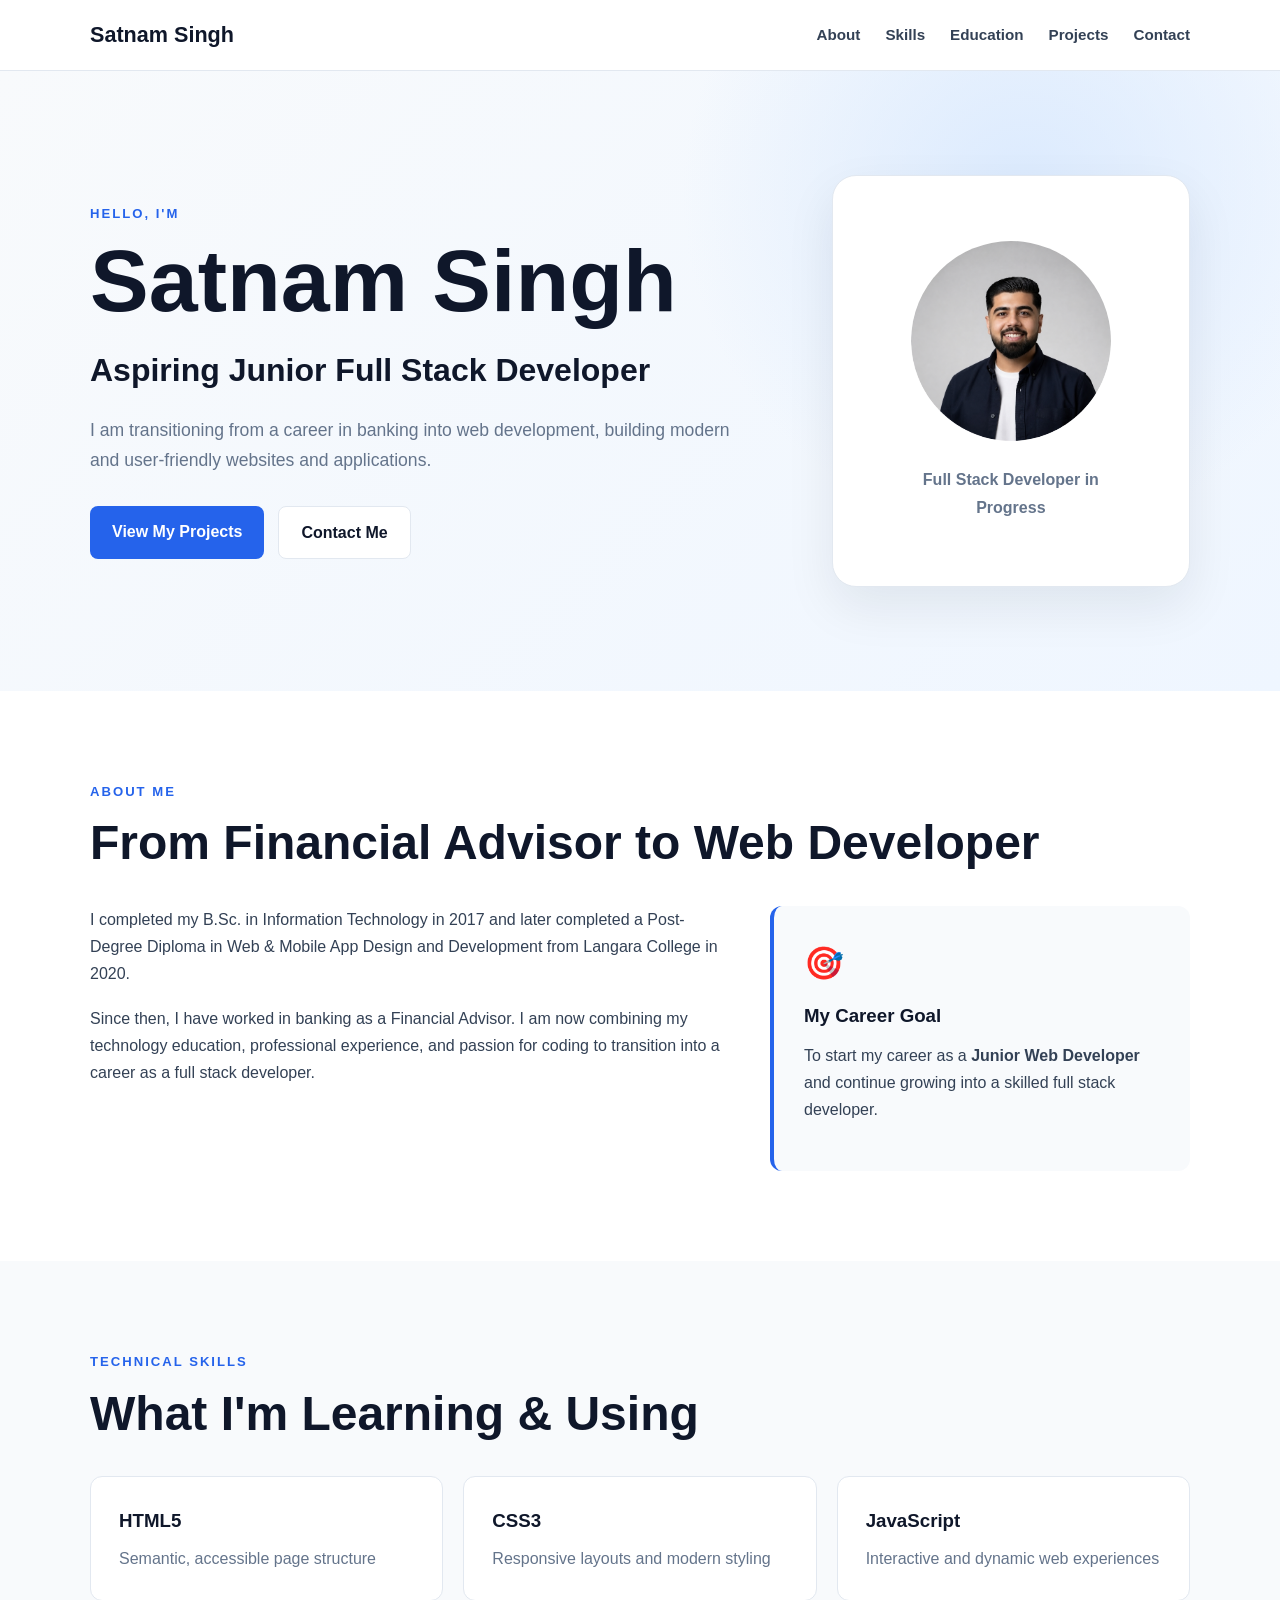
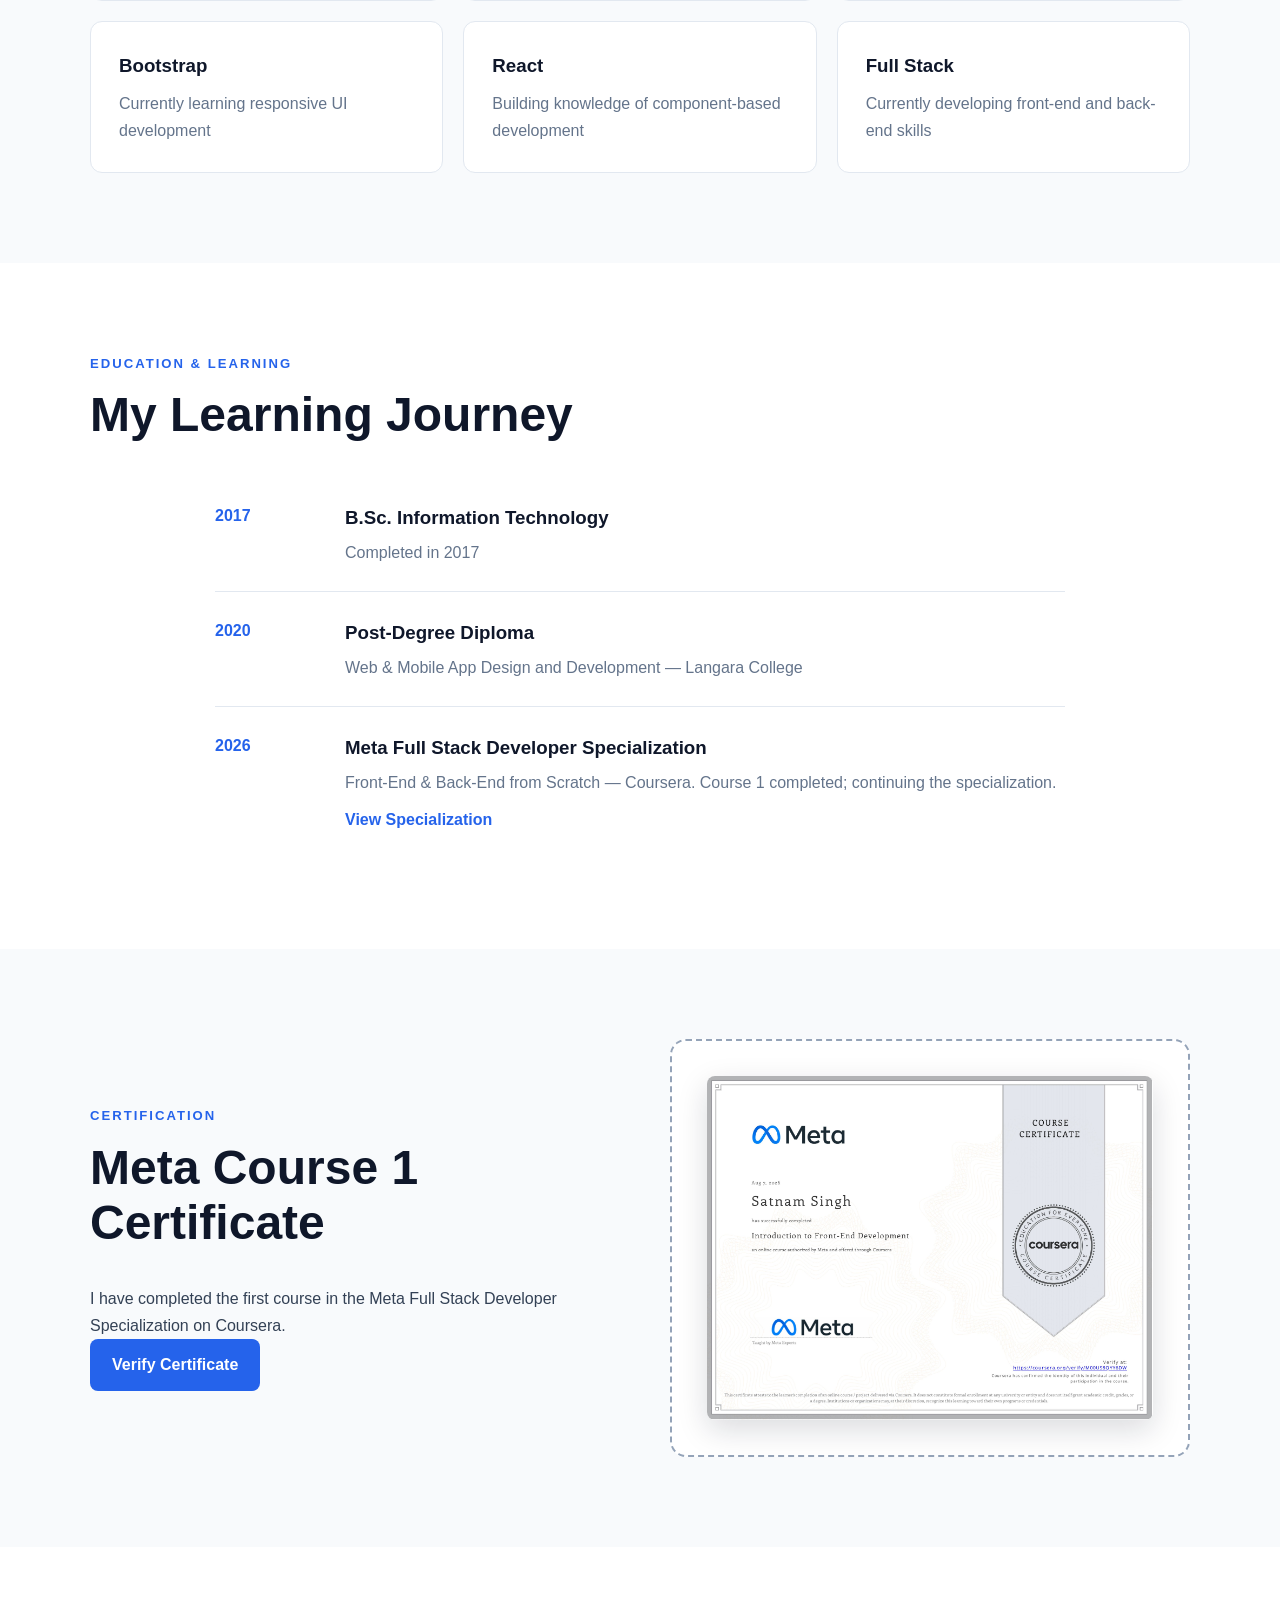
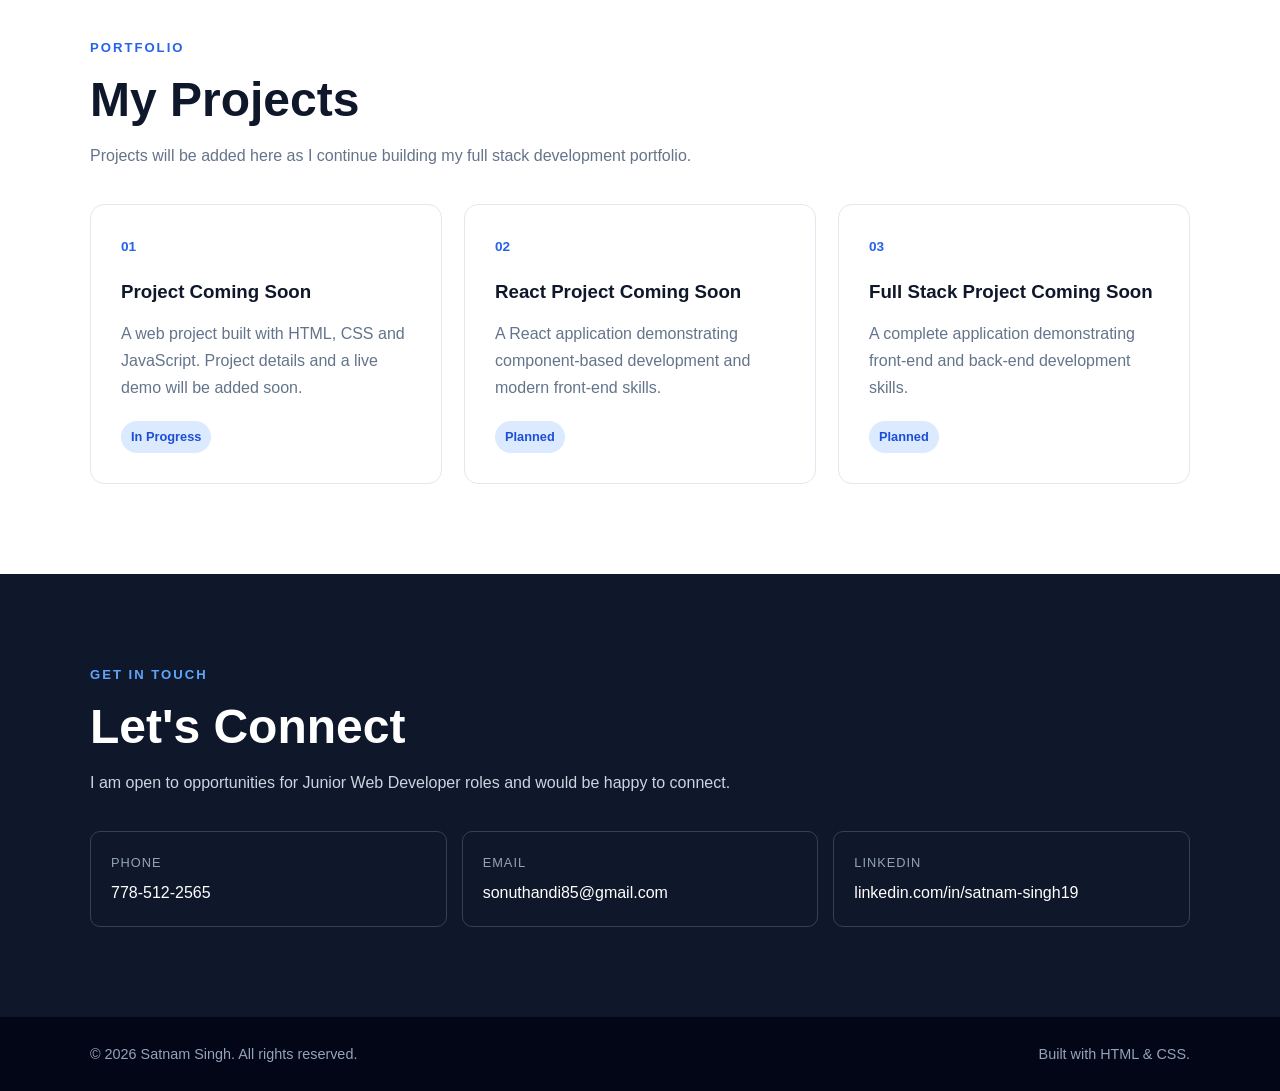
<file: index.html>
<!DOCTYPE html>
<html lang="en">
<head>
    <meta charset="UTF-8">
    <meta name="viewport" content="width=device-width, initial-scale=1.0">
    <meta name="description" content="Satnam Singh - Junior Web Developer portfolio">
    <title>Satnam Singh | Junior Web Developer</title>
    <link rel="stylesheet" href="styles.css">
</head>
<body>

    <header class="header">
        <nav class="navbar container">
            <a href="#home" class="logo">Satnam Singh</a>

            <ul class="nav-links">
                <li><a href="#about">About</a></li>
                <li><a href="#skills">Skills</a></li>
                <li><a href="#education">Education</a></li>
                <li><a href="#projects">Projects</a></li>
                <li><a href="#contact">Contact</a></li>
            </ul>
        </nav>
    </header>

    <main>
        <!-- Hero -->
        <section id="home" class="hero">
            <div class="container hero-content">
                <div>
                    <p class="eyebrow">Hello, I'm</p>
                    <h1>Satnam Singh</h1>
                    <h2>Aspiring Junior Full Stack Developer</h2>
                    <p class="hero-text">
                        I am transitioning from a career in banking into web development,
                        building modern and user-friendly websites and applications.
                    </p>

                    <div class="hero-buttons">
                        <a href="#projects" class="btn btn-primary">View My Projects</a>
                        <a href="#contact" class="btn btn-secondary">Contact Me</a>
                    </div>
                </div>

                <div class="hero-card">
                    <div class="profile-picture">
                        <img src="Images/Profile-picture.png"  alt="Satnam Singh">
                    </div>
                    <p>Full Stack Developer in Progress</p>
                </div>
            </div>
        </section>

        <!-- About -->
        <section id="about" class="section">
            <div class="container">
                <p class="section-label">About Me</p>
                <h2 class="section-title">From Financial Advisor to Web Developer</h2>

                <div class="about-grid">
                    <div>
                        <p>
                            I completed my B.Sc. in Information Technology in 2017 and
                            later completed a Post-Degree Diploma in Web & Mobile App
                            Design and Development from Langara College in 2020.
                        </p>
                        <p>
                            Since then, I have worked in banking as a Financial Advisor.
                            I am now combining my technology education, professional
                            experience, and passion for coding to transition into a
                            career as a full stack developer.
                        </p>
                    </div>

                    <div class="goal-card">
                        <span class="card-icon">🎯</span>
                        <h3>My Career Goal</h3>
                        <p>
                            To start my career as a <strong>Junior Web Developer</strong>
                            and continue growing into a skilled full stack developer.
                        </p>
                    </div>
                </div>
            </div>
        </section>

        <!-- Skills -->
        <section id="skills" class="section section-light">
            <div class="container">
                <p class="section-label">Technical Skills</p>
                <h2 class="section-title">What I'm Learning & Using</h2>

                <div class="skills-grid">
                    <div class="skill-card">
                        <h3>HTML5</h3>
                        <p>Semantic, accessible page structure</p>
                    </div>
                    <div class="skill-card">
                        <h3>CSS3</h3>
                        <p>Responsive layouts and modern styling</p>
                    </div>
                    <div class="skill-card">
                        <h3>JavaScript</h3>
                        <p>Interactive and dynamic web experiences</p>
                    </div>
                    <div class="skill-card">
                        <h3>Bootstrap</h3>
                        <p>Currently learning responsive UI development</p>
                    </div>
                    <div class="skill-card">
                        <h3>React</h3>
                        <p>Building knowledge of component-based development</p>
                    </div>
                    <div class="skill-card">
                        <h3>Full Stack</h3>
                        <p>Currently developing front-end and back-end skills</p>
                    </div>
                </div>
            </div>
        </section>

        <!-- Education -->
        <section id="education" class="section">
            <div class="container">
                <p class="section-label">Education & Learning</p>
                <h2 class="section-title">My Learning Journey</h2>

                <div class="timeline">
                    <article class="timeline-item">
                        <span class="year">2017</span>
                        <div>
                            <h3>B.Sc. Information Technology</h3>
                            <p>Completed in 2017</p>
                        </div>
                    </article>

                    <article class="timeline-item">
                        <span class="year">2020</span>
                        <div>
                            <h3>Post-Degree Diploma</h3>
                            <p>
                                Web & Mobile App Design and Development —
                                Langara College
                            </p>
                        </div>
                    </article>

                    <article class="timeline-item">
                        <span class="year">2026</span>
                        <div>
                            <h3>Meta Full Stack Developer Specialization</h3>
                            <p>
                                Front-End & Back-End from Scratch — Coursera.
                                Course 1 completed; continuing the specialization.
                            </p>
                            <a
                                class="text-link"
                                href="https://www.coursera.org/programs/coast-capital-member-program-9e8q8/specializations/meta-full-stack-developer"
                                target="_blank"
                                rel="noopener noreferrer"
                            >
                                View Specialization
                            </a>
                        </div>
                    </article>
                </div>
            </div>
        </section>

        <!-- Certificate -->
        <section class="section section-light">
            <div class="container certificate-grid">
                <div>
                    <p class="section-label">Certification</p>
                    <h2 class="section-title">Meta Course 1 Certificate</h2>
                    <p>
                        I have completed the first course in the Meta Full Stack
                        Developer Specialization on Coursera.
                    </p>

                    <!-- Replace the # below with your actual certificate verification URL. -->
                    <a
                        href="https://www.coursera.org/account/accomplishments/verify/M00US8QYY6DW"
                        class="btn btn-primary"
                        target="_blank"
                        rel="noopener noreferrer"
                    >
                        Verify Certificate
                    </a>
                </div>

               <div class="certificate-placeholder">
                    <img
                        src="Images/course1.jpg"
                        alt="Satnam Singh Meta Full Stack Developer Course Certificate"
                    >
                </div>
            </div>
        </section>

        <!-- Projects -->
        <section id="projects" class="section">
            <div class="container">
                <p class="section-label">Portfolio</p>
                <h2 class="section-title">My Projects</h2>
                <p class="section-intro">
                    Projects will be added here as I continue building my full stack
                    development portfolio.
                </p>

                <div class="projects-grid">
                    <article class="project-card">
                        <div class="project-number">01</div>
                        <h3>Project Coming Soon</h3>
                        <p>
                            A web project built with HTML, CSS and JavaScript.
                            Project details and a live demo will be added soon.
                        </p>
                        <span class="project-status">In Progress</span>
                    </article>

                    <article class="project-card">
                        <div class="project-number">02</div>
                        <h3>React Project Coming Soon</h3>
                        <p>
                            A React application demonstrating component-based
                            development and modern front-end skills.
                        </p>
                        <span class="project-status">Planned</span>
                    </article>

                    <article class="project-card">
                        <div class="project-number">03</div>
                        <h3>Full Stack Project Coming Soon</h3>
                        <p>
                            A complete application demonstrating front-end and
                            back-end development skills.
                        </p>
                        <span class="project-status">Planned</span>
                    </article>
                </div>
            </div>
        </section>

        <!-- Contact -->
        <section id="contact" class="section contact-section">
            <div class="container contact-content">
                <p class="section-label">Get In Touch</p>
                <h2 class="section-title">Let's Connect</h2>
                <p>
                    I am open to opportunities for Junior Web Developer roles and
                    would be happy to connect.
                </p>

                <div class="contact-links">
                    <a href="tel:+17785122565">
                        <span>Phone</span>
                        778-512-2565
                    </a>

                    <a href="mailto:sonuthandi85@gmail.com">
                        <span>Email</span>
                        sonuthandi85@gmail.com
                    </a>

                    <a
                        href="https://www.linkedin.com/in/satnam-singh19"
                        target="_blank"
                        rel="noopener noreferrer"
                    >
                        <span>LinkedIn</span>
                        linkedin.com/in/satnam-singh19
                    </a>
                </div>
            </div>
        </section>
    </main>

    <footer class="footer">
        <div class="container">
            <p>&copy; 2026 Satnam Singh. All rights reserved.</p>
            <p>Built with HTML & CSS.</p>
        </div>
    </footer>

</body>
</html>
</file>
<file: styles.css>
/* =========================================
   Satnam Singh Portfolio
   ========================================= */

:root {                     /*.   Storing colors into variables for later use     */
    --primary: #2563eb;
    --primary-dark: #1d4ed8;
    --dark: #0f172a;
    --text: #334155;
    --muted: #64748b;
    --light: #f8fafc;
    --border: #e2e8f0;
    --white: #ffffff;
    --accent-light: #dbeafe;
    --max-width: 1100px;
}

* {
    margin: 0;
    padding: 0;
    box-sizing: border-box;
}

html {
    scroll-behavior: smooth;
}

body {
    font-family: Arial, Helvetica, sans-serif;
    line-height: 1.7;
    color: var(--text);
    background: var(--white);
}

a {
    color: inherit;   /*.  Forces link to take color of its parent element     */
    text-decoration: none;
}

.container {
    width: min(90%, var(--max-width));    /*. min will compare both values, 90% and Max-width(1100px) and assign smallest value to width   */
    margin: 0 auto;
}

/* Header */
.header {
    position: sticky;
    top: 0;
    z-index: 1000;
    background: rgba(255, 255, 255, 0.95);
    border-bottom: 1px solid var(--border);
    backdrop-filter: blur(10px);
}

.navbar {
    min-height: 70px;
    display: flex;
    align-items: center;
    justify-content: space-between;
    gap: 30px;
}

.logo {
    font-size: 1.35rem;
    font-weight: 800;
    color: var(--dark);
}

.nav-links {
    display: flex;
    align-items: center;
    gap: 25px;
    list-style: none;
}

.nav-links a {
    font-size: 0.95rem;
    font-weight: 600;
    color: var(--text);
    transition: color 0.2s ease;
}

.nav-links a:hover {
    color: var(--primary);
}

/* Hero */
.hero {
    min-height: 620px;
    display: flex;
    align-items: center;
    background:
        radial-gradient(circle at 80% 20%, #dbeafe 0, transparent 30%),
        linear-gradient(135deg, #f8fafc 0%, #eff6ff 100%);
}

.hero-content {
    display: grid;
    grid-template-columns: 1.5fr 0.8fr;
    align-items: center;
    gap: 70px;
    padding: 90px 0;
}

.eyebrow,
.section-label {
    color: var(--primary);
    text-transform: uppercase;
    letter-spacing: 2px;
    font-size: 0.82rem;
    font-weight: 800;
    margin-bottom: 12px;
}

.hero h1 {
    color: var(--dark);
    font-size: clamp(3rem, 8vw, 5.5rem);
    line-height: 1;
    margin-bottom: 18px;
}

.hero h2 {
    color: var(--dark);
    font-size: clamp(1.4rem, 3vw, 2rem);
    margin-bottom: 18px;
}

.hero-text {
    max-width: 650px;
    color: var(--muted);
    font-size: 1.1rem;
}

.hero-buttons {
    display: flex;
    flex-wrap: wrap;
    gap: 14px;
    margin-top: 30px;
}

.btn {
    display: inline-block;
    padding: 12px 22px;
    border-radius: 8px;
    font-weight: 700;
    transition: transform 0.2s ease, background 0.2s ease;
}

.btn:hover {
    transform: translateY(-2px);
}

.btn-primary {
    color: var(--white);
    background: var(--primary);
}

.btn-primary:hover {
    background: var(--primary-dark);
}

.btn-secondary {
    color: var(--dark);
    background: var(--white);
    border: 1px solid var(--border);
}

.hero-card {
    min-height: 300px;
    display: flex;
    flex-direction: column;
    align-items: center;
    justify-content: center;
    padding: 65px;
    text-align: center;
    background: var(--white);
    border: 1px solid var(--border);
    border-radius: 24px;
    box-shadow: 0 20px 50px rgba(15, 23, 42, 0.08);
}

.profile-picture {
    width: 200px;
    height: 200px;
    border-radius: 50%;    
    overflow: hidden;
    margin-bottom: 25px;
    background: #dbeafe;
}
.profile-picture img{
    width:100%;
      height: 100%;
    object-fit: cover;
    display: block;
}

.hero-card p {
    color: var(--muted);
    font-weight: 700;
}

/* Sections */
.section {
    padding: 90px 0;
}

.section-light {
    background: var(--light);
}

.section-title {
    color: var(--dark);
    font-size: clamp(2rem, 5vw, 3rem);
    line-height: 1.15;
    margin-bottom: 35px;
}

.section-intro {
    max-width: 700px;
    color: var(--muted);
    margin-top: -20px;
    margin-bottom: 35px;
}

/* About */
.about-grid {
    display: grid;
    grid-template-columns: 1.5fr 1fr;
    gap: 50px;
    align-items: start;
}

.about-grid p {
    margin-bottom: 18px;
}

.goal-card {
    padding: 30px;
    border-left: 4px solid var(--primary);
    background: var(--light);
    border-radius: 12px;
}

.card-icon {
    font-size: 2rem;
}

.goal-card h3 {
    color: var(--dark);
    margin: 10px 0;
}

/* Skills */
.skills-grid {
    display: grid;
    grid-template-columns: repeat(3, 1fr);
    gap: 20px;
}

.skill-card {
    padding: 28px;
    background: var(--white);
    border: 1px solid var(--border);
    border-radius: 12px;
    transition: transform 0.2s ease, box-shadow 0.2s ease;
}

.skill-card:hover,
.project-card:hover {
    transform: translateY(-5px);
    box-shadow: 0 15px 35px rgba(15, 23, 42, 0.08);
}

.skill-card h3 {
    color: var(--dark);
    margin-bottom: 8px;
}

.skill-card p {
    color: var(--muted);
}

/* Timeline */
.timeline {
    max-width: 850px;
    margin: 0 auto;
}

.timeline-item {
    display: grid;
    grid-template-columns: 100px 1fr;
    gap: 30px;
    padding: 25px 0;
    border-bottom: 1px solid var(--border);
}

.timeline-item:last-child {
    border-bottom: none;
}

.year {
    color: var(--primary);
    font-weight: 800;
}

.timeline-item h3 {
    color: var(--dark);
    margin-bottom: 5px;
}

.timeline-item p {
    color: var(--muted);
}

.text-link {
    display: inline-block;
    margin-top: 10px;
    color: var(--primary);
    font-weight: 700;
}

.text-link:hover {
    text-decoration: underline;
}

/* Certificate */
.certificate-placeholder img {
    width: 100%;
    max-width: 650px;
    height: auto;
    display: block;
    border-radius: 8px;
    box-shadow: 0 10px 30px rgba(15, 23, 42, 0.15);
}
.certificate-grid {
    display: grid;
    grid-template-columns: 1fr 1fr;
    gap: 60px;
    align-items: center;
}

.certificate-placeholder {
    min-height: 300px;
    display: flex;
    flex-direction: column;
    align-items: center;
    justify-content: center;
    padding: 35px;
    text-align: center;
    background: var(--white);
    border: 2px dashed #94a3b8;
    border-radius: 16px;
}

.certificate-icon {
    font-size: 4rem;
    margin-bottom: 15px;
}

.certificate-placeholder h3 {
    color: var(--dark);
    margin-bottom: 8px;
}

.certificate-placeholder p {
    color: var(--muted);
    max-width: 400px;
}

.certificate-placeholder code {
    padding: 2px 5px;
    background: var(--light);
}

/* Projects */
.projects-grid {
    display: grid;
    grid-template-columns: repeat(3, 1fr);
    gap: 22px;
}

.project-card {
    padding: 30px;
    border: 1px solid var(--border);
    border-radius: 14px;
    background: var(--white);
    transition: transform 0.2s ease, box-shadow 0.2s ease;
}

.project-number {
    color: var(--primary);
    font-size: 0.85rem;
    font-weight: 800;
    margin-bottom: 18px;
}

.project-card h3 {
    color: var(--dark);
    margin-bottom: 12px;
}

.project-card p {
    color: var(--muted);
    margin-bottom: 20px;
}

.project-status {
    display: inline-block;
    padding: 5px 10px;
    border-radius: 20px;
    background: var(--accent-light);
    color: var(--primary-dark);
    font-size: 0.8rem;
    font-weight: 700;
}

/* Contact */
.contact-section {
    background: var(--dark);
    color: #cbd5e1;
}

.contact-section .section-title {
    color: var(--white);
    margin-bottom: 15px;
}

.contact-section .section-label {
    color: #60a5fa;
}

.contact-content > p:not(.section-label) {
    max-width: 650px;
    margin-bottom: 35px;
}

.contact-links {
    display: grid;
    grid-template-columns: repeat(3, 1fr);
    gap: 15px;
}

.contact-links a {
    display: flex;
    flex-direction: column;
    padding: 20px;
    border: 1px solid #334155;
    border-radius: 10px;
    transition: border-color 0.2s ease, background 0.2s ease;
}

.contact-links a:hover {
    background: #1e293b;
    border-color: #60a5fa;
}

.contact-links span {
    color: #94a3b8;
    font-size: 0.8rem;
    text-transform: uppercase;
    letter-spacing: 1px;
    margin-bottom: 5px;
}

.contact-links a {
    color: var(--white);
}

/* Footer */
.footer {
    padding: 25px 0;
    background: #020617;
    color: #94a3b8;
    font-size: 0.9rem;
}

.footer .container {
    display: flex;
    justify-content: space-between;
    gap: 20px;
}

/* Responsive */
@media (max-width: 850px) {
    .nav-links {
        display: none;
    }

    .hero-content,
    .about-grid,
    .certificate-grid {
        grid-template-columns: 1fr;
    }

    .hero {
        min-height: auto;
    }

    .hero-content {
        gap: 45px;
        padding: 70px 0;
    }

    .hero-card {
        min-height: 220px;
    }

    .skills-grid,
    .projects-grid {
        grid-template-columns: repeat(2, 1fr);
    }

    .contact-links {
        grid-template-columns: 1fr;
    }
}

@media (max-width: 560px) {
    .section {
        padding: 65px 0;
    }

    .skills-grid,
    .projects-grid {
        grid-template-columns: 1fr;
    }

    .timeline-item {
        grid-template-columns: 1fr;
        gap: 5px;
    }

    .footer .container {
        flex-direction: column;
    }
}
</file>
